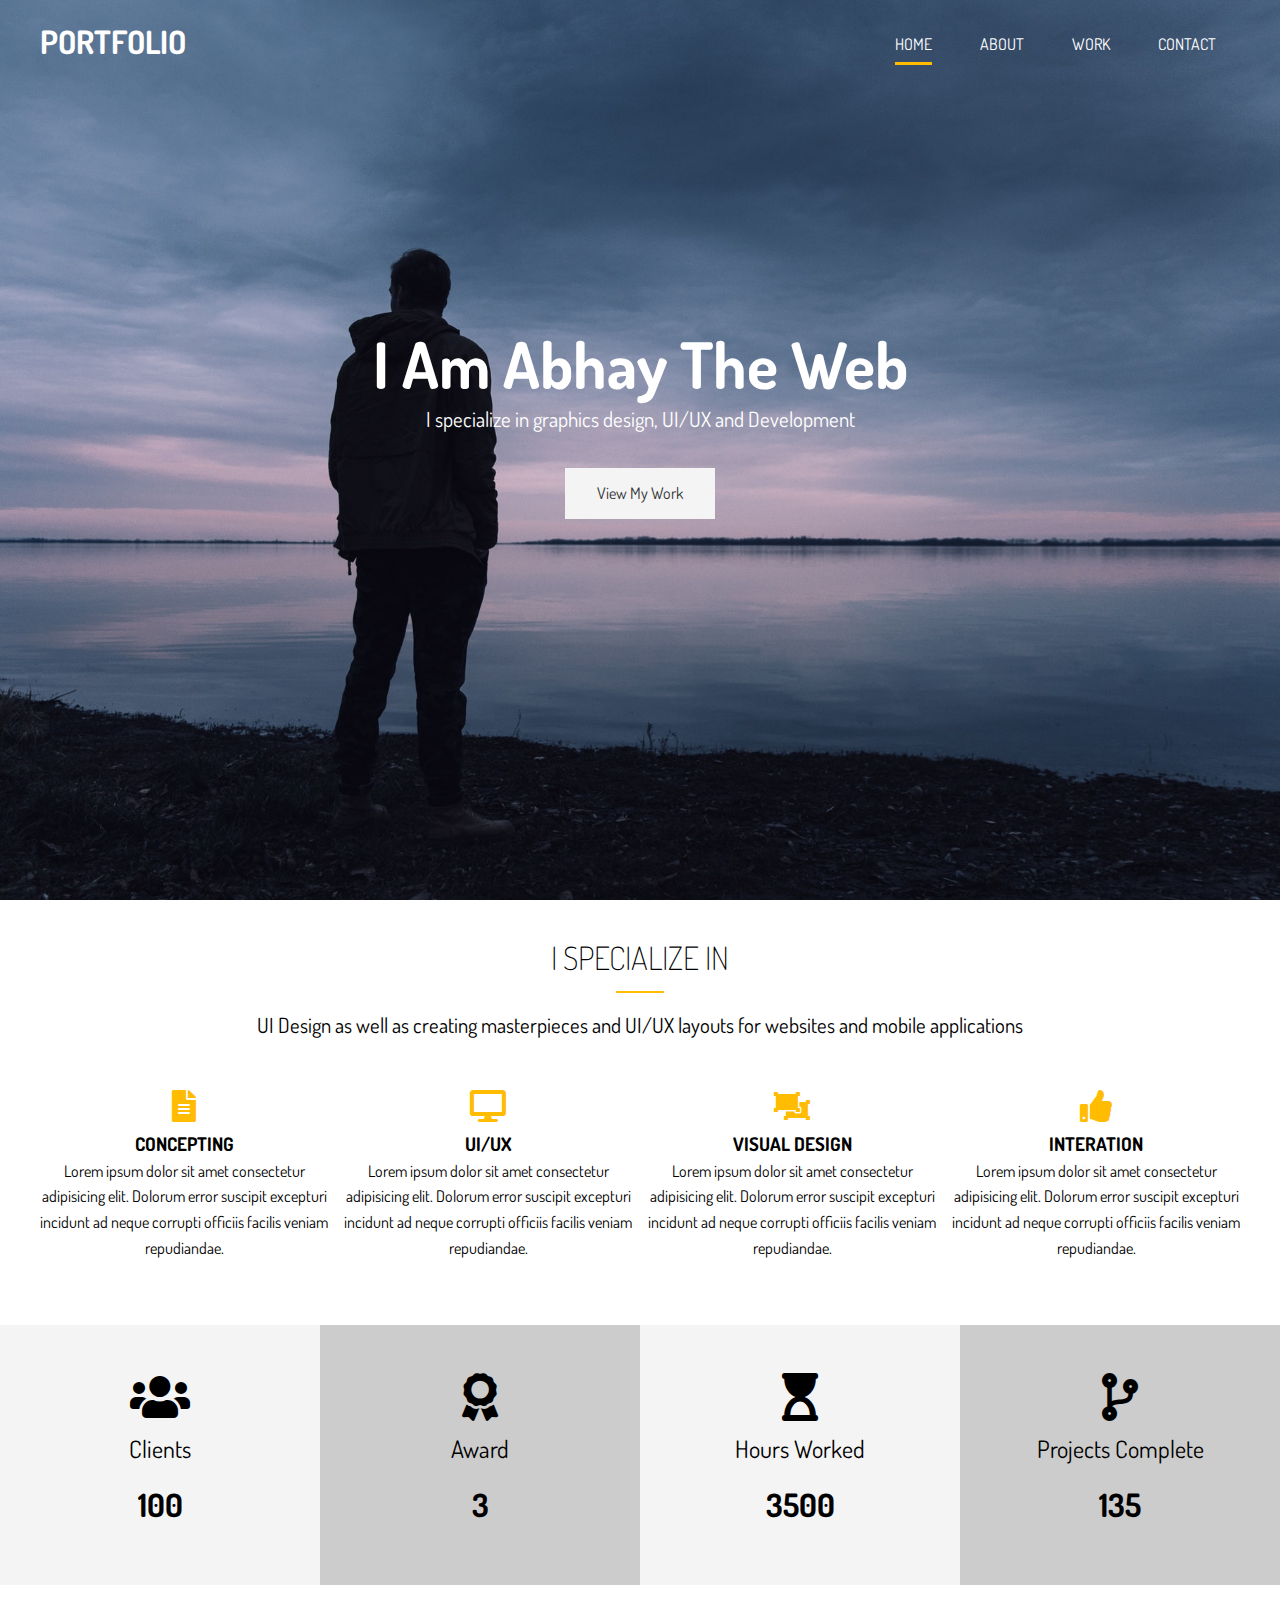
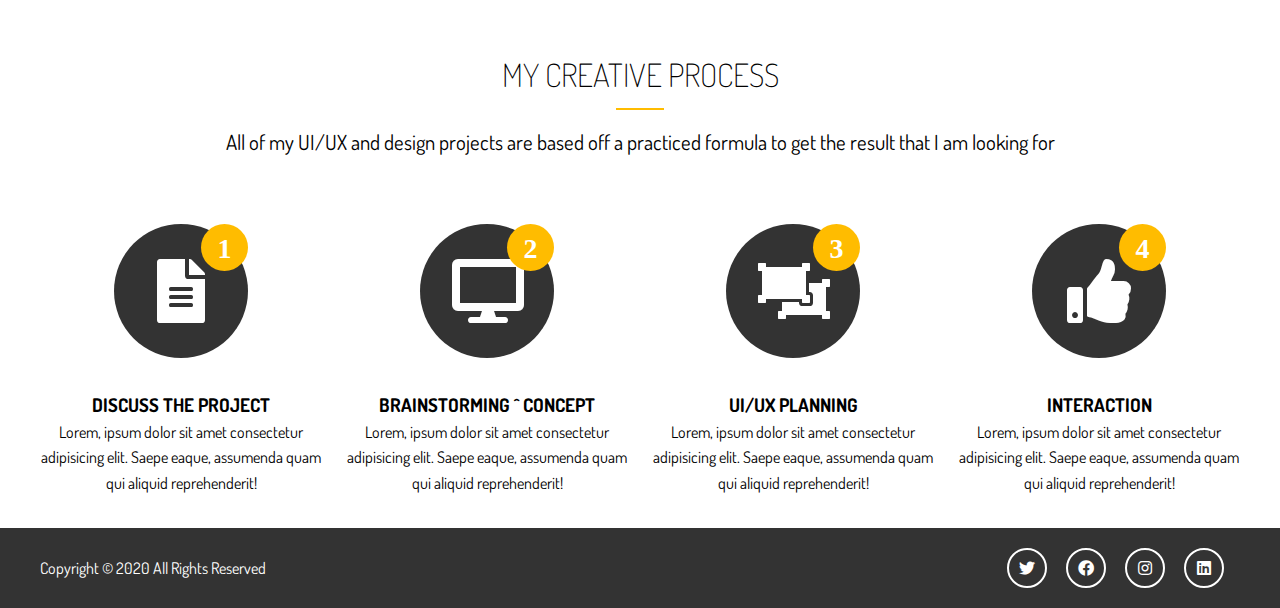
<file: index.html>
<!DOCTYPE html>
<html lang="en">
    <head>
        <meta charset="UTF-8" />
        <meta name="viewport" content="width=device-width, initial-scale=1.0" />
        <link
            rel="stylesheet"
            href="https://cdnjs.cloudflare.com/ajax/libs/font-awesome/5.15.2/css/all.min.css"
        />
        <link rel="preconnect" href="https://fonts.gstatic.com" />
        <link
            href="https://fonts.googleapis.com/css2?family=Dosis&display=swap"
            rel="stylesheet"
        />
        <link rel="stylesheet" href="css/main.css" />
        <title>Abhay Bagoriya | UI Designer & Web Developer</title>
    </head>
    <body>
        <!-- Header -->
        <header id="header-home">
            <div class="container">
                <nav id="main-nav">
                    <span id="logo"><h1>portfolio</h1></span>
                    <ul>
                        <li><a href="index.html" class="current">Home</a></li>
                        <li><a href="about.html">About</a></li>
                        <li><a href="work.html">Work</a></li>
                        <li><a href="contact.html">Contact</a></li>
                    </ul>
                </nav>

                <div class="header-content">
                    <h1>
                        I Am Abhay The
                        <span
                            class="txt-type"
                            data-wait="3000"
                            data-words='["Web Dev", "Designer", "UI Dev"]'
                        ></span>
                    </h1>
                    <p class="lead">
                        I specialize in graphics design, UI/UX and Development
                    </p>
                    <a href="work.html" class="btn-light">View My Work</a>
                </div>
            </div>
        </header>

        <!-- Section A: Specialize -->
        <section id="home-a" class="text-center py-2">
            <div class="container">
                <h2 class="section-title">I Specialize in</h2>
                <div class="bottom-line"></div>
                <p class="lead">
                    UI Design as well as creating masterpieces and UI/UX layouts
                    for websites and mobile applications
                </p>

                <div class="specials">
                    <div>
                        <i class="fas fa-file-alt fa-2x"></i>
                        <h3>Concepting</h3>
                        <p>
                            Lorem ipsum dolor sit amet consectetur adipisicing
                            elit. Dolorum error suscipit excepturi incidunt ad
                            neque corrupti officiis facilis veniam repudiandae.
                        </p>
                    </div>
                    <div>
                        <i class="fas fa-desktop fa-2x"></i>
                        <h3>UI/UX</h3>
                        <p>
                            Lorem ipsum dolor sit amet consectetur adipisicing
                            elit. Dolorum error suscipit excepturi incidunt ad
                            neque corrupti officiis facilis veniam repudiandae.
                        </p>
                    </div>
                    <div>
                        <i class="fas fa-object-ungroup fa-2x"></i>
                        <h3>Visual Design</h3>
                        <p>
                            Lorem ipsum dolor sit amet consectetur adipisicing
                            elit. Dolorum error suscipit excepturi incidunt ad
                            neque corrupti officiis facilis veniam repudiandae.
                        </p>
                    </div>
                    <div>
                        <i class="fas fa-thumbs-up fa-2x"></i>
                        <h3>Interation</h3>
                        <p>
                            Lorem ipsum dolor sit amet consectetur adipisicing
                            elit. Dolorum error suscipit excepturi incidunt ad
                            neque corrupti officiis facilis veniam repudiandae.
                        </p>
                    </div>
                </div>
            </div>
        </section>

        <!-- Section B: Stats -->
        <section id="home-b" class="text-center py-2">
            <div class="stats">
                <div>
                    <ul>
                        <li><i class="fas fa-users fa-3x"></i></li>
                        <li class="stats-title">Clients</li>
                        <li class="stats-number">100</li>
                    </ul>
                </div>
                <div>
                    <ul>
                        <li><i class="fas fa-award fa-3x"></i></li>
                        <li class="stats-title">Award</li>
                        <li class="stats-number">3</li>
                    </ul>
                </div>
                <div>
                    <ul>
                        <li><i class="fas fa-hourglass-start fa-3x"></i></li>
                        <li class="stats-title">Hours Worked</li>
                        <li class="stats-number">3500</li>
                    </ul>
                </div>
                <div>
                    <ul>
                        <li><i class="fas fa-code-branch fa-3x"></i></li>
                        <li class="stats-title">Projects Complete</li>
                        <li class="stats-number">135</li>
                    </ul>
                </div>
            </div>
        </section>

        <!-- Section C: Process -->
        <section id="home-c" class="text-center py-2">
            <div class="container">
                <h2 class="section-title">My Creative Process</h2>
                <div class="bottom-line"></div>
                <p class="lead">
                    All of my UI/UX and design projects are based off a
                    practiced formula to get the result that I am looking for
                </p>

                <div class="process">
                    <div>
                        <i class="fas fa-file-alt fa-4x process-icon my-2">
                            <div class="process-step">1</div>
                        </i>
                        <h3>Discuss The Project</h3>
                        <p>
                            Lorem, ipsum dolor sit amet consectetur adipisicing
                            elit. Saepe eaque, assumenda quam qui aliquid
                            reprehenderit!
                        </p>
                    </div>
                    <div>
                        <i class="fas fa-desktop fa-4x process-icon my-2">
                            <div class="process-step">2</div>
                        </i>
                        <h3>Brainstorming ^ Concept</h3>
                        <p>
                            Lorem, ipsum dolor sit amet consectetur adipisicing
                            elit. Saepe eaque, assumenda quam qui aliquid
                            reprehenderit!
                        </p>
                    </div>
                    <div>
                        <i
                            class="fas fa-object-ungroup fa-4x process-icon my-2"
                        >
                            <div class="process-step">3</div>
                        </i>
                        <h3>UI/UX Planning</h3>
                        <p>
                            Lorem, ipsum dolor sit amet consectetur adipisicing
                            elit. Saepe eaque, assumenda quam qui aliquid
                            reprehenderit!
                        </p>
                    </div>
                    <div>
                        <i class="fas fa-thumbs-up fa-4x process-icon my-2">
                            <div class="process-step">4</div>
                        </i>
                        <h3>Interaction</h3>
                        <p>
                            Lorem, ipsum dolor sit amet consectetur adipisicing
                            elit. Saepe eaque, assumenda quam qui aliquid
                            reprehenderit!
                        </p>
                    </div>
                </div>
            </div>
        </section>

        <!-- Footer -->
        <footer id="main-footer">
            <div class="footer-content container">
                <p>Copyright &copy; 2020 All Rights Reserved</p>
                <div class="social">
                    <i class="fab fa-twitter"></i>
                    <i class="fab fa-facebook"></i>
                    <i class="fab fa-instagram"></i>
                    <i class="fab fa-linkedin"></i>
                </div>
            </div>
        </footer>

        <script src="js/typewriter.js"></script>
    </body>
</html>
</file>
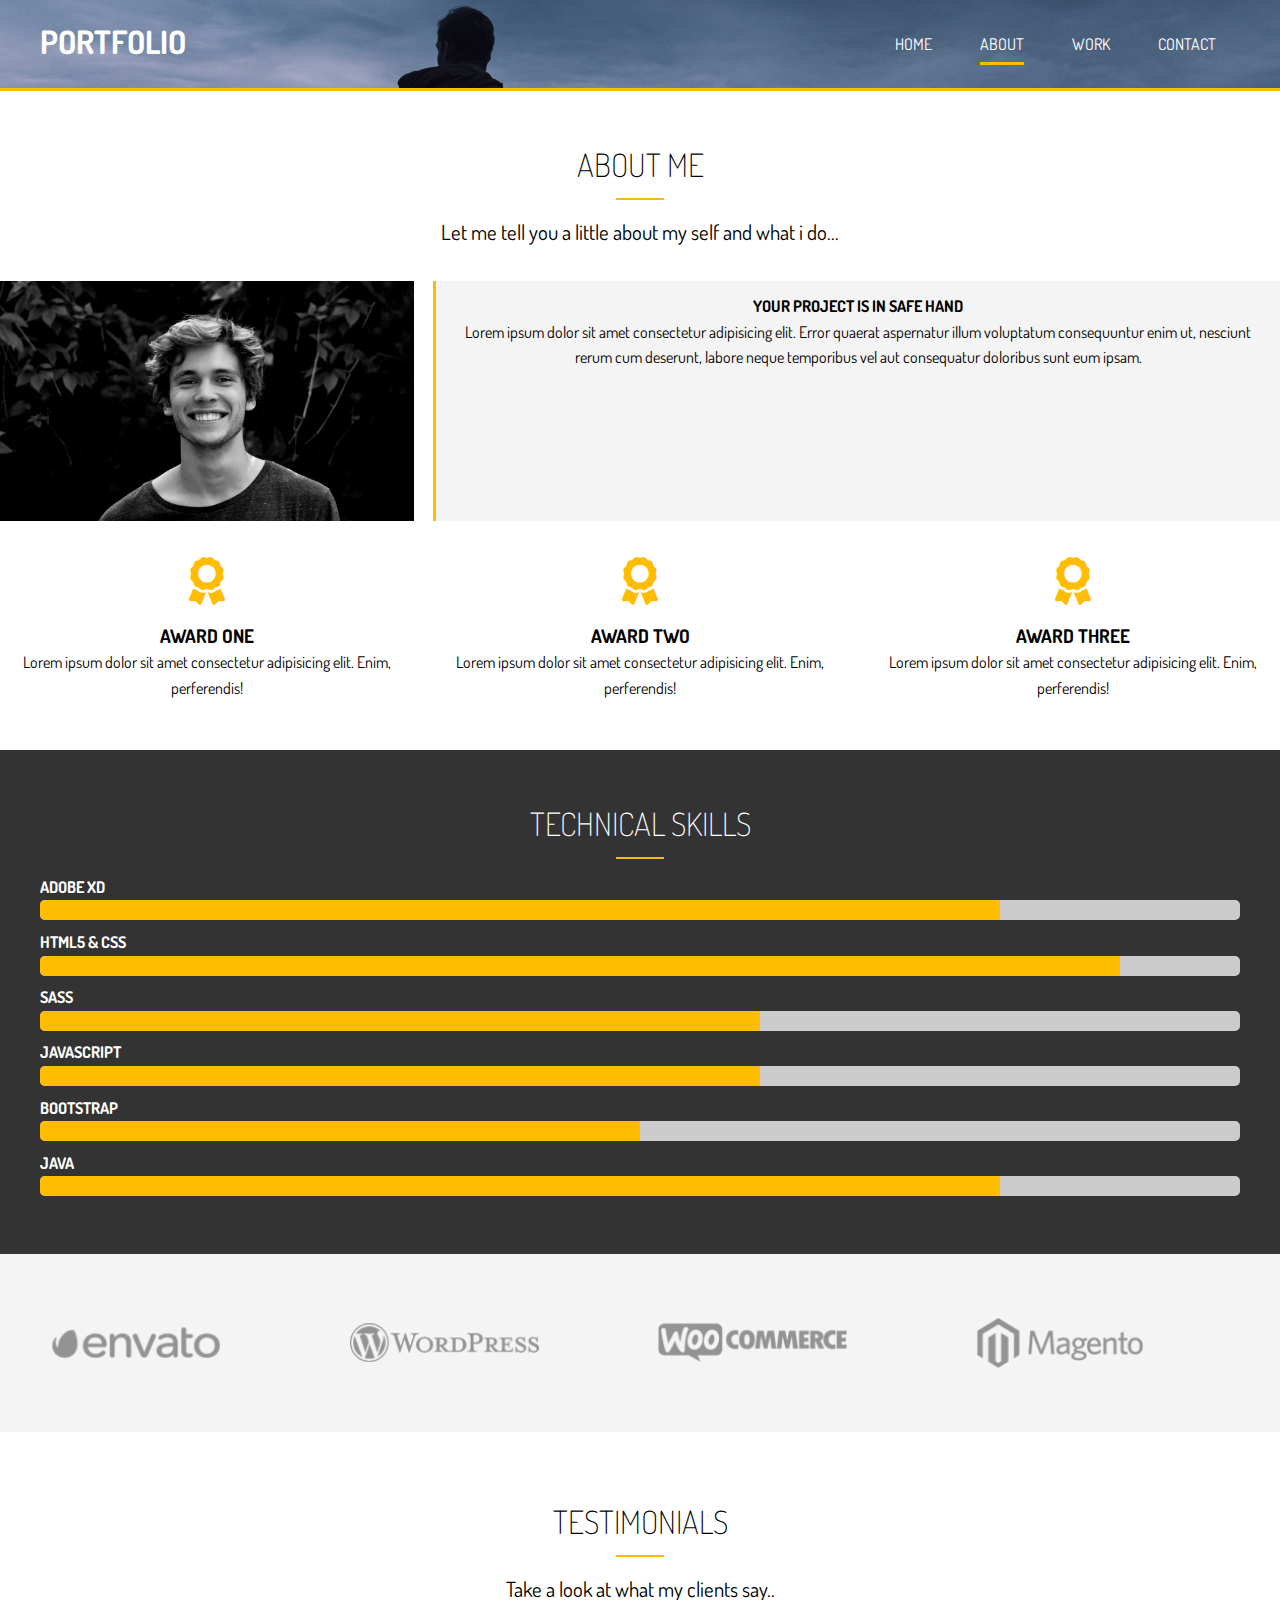
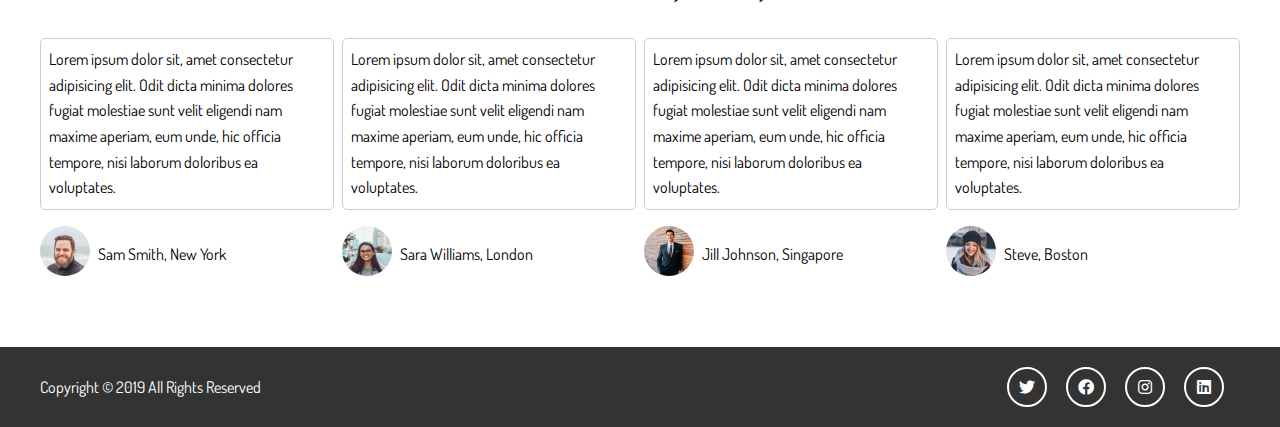
<file: about.html>
<!DOCTYPE html>
<html lang="en">
    <head>
        <meta charset="UTF-8" />
        <meta name="viewport" content="width=device-width, initial-scale=1.0" />
        <link
            rel="stylesheet"
            href="https://cdnjs.cloudflare.com/ajax/libs/font-awesome/5.15.2/css/all.min.css"
        />
        <link rel="preconnect" href="https://fonts.gstatic.com" />
        <link
            href="https://fonts.googleapis.com/css2?family=Dosis&display=swap"
            rel="stylesheet"
        />
        <link rel="stylesheet" href="css/main.css" />
        <title>About Me | UI Designer & Web Developer</title>
    </head>
    <body>
        <!-- Header -->
        <header id="header-inner">
            <div class="container">
                <nav id="main-nav">
                    <span id="logo"><h1>portfolio</h1></span>
                    <ul>
                        <li><a href="index.html">Home</a></li>
                        <li><a href="about.html" class="current">About</a></li>
                        <li><a href="work.html">Work</a></li>
                        <li><a href="contact.html">Contact</a></li>
                    </ul>
                </nav>
            </div>
        </header>

        <!-- Section A: Info -->
        <section id="about-a" class="text-center py-3">
            <h2 class="section-title">About Me</h2>
            <div class="bottom-line"></div>
            <p class="lead">
                Let me tell you a little about my self and what i do...
            </p>
            <div class="about-info">
                <img src="img/about.jpg" alt="" class="bio-image" />
                <div class="bio bg-light">
                    <h4>Your Project Is in Safe Hand</h4>
                    <p>
                        Lorem ipsum dolor sit amet consectetur adipisicing elit.
                        Error quaerat aspernatur illum voluptatum consequuntur
                        enim ut, nesciunt rerum cum deserunt, labore neque
                        temporibus vel aut consequatur doloribus sunt eum ipsam.
                    </p>
                </div>
                <div class="award-1">
                    <i class="fas fa-award fa-3x"></i>
                    <h3>Award One</h3>
                    <p>
                        Lorem ipsum dolor sit amet consectetur adipisicing elit.
                        Enim, perferendis!
                    </p>
                </div>
                <div class="award-2">
                    <i class="fas fa-award fa-3x"></i>
                    <h3>Award Two</h3>
                    <p>
                        Lorem ipsum dolor sit amet consectetur adipisicing elit.
                        Enim, perferendis!
                    </p>
                </div>
                <div class="award-3">
                    <i class="fas fa-award fa-3x"></i>
                    <h3>Award Three</h3>
                    <p>
                        Lorem ipsum dolor sit amet consectetur adipisicing elit.
                        Enim, perferendis!
                    </p>
                </div>
            </div>
        </section>

        <!-- Section B: Progress Bars -->
        <section id="about-b" class="bg-dark py-3">
            <div class="container">
                <h2 class="section-title">Technical Skills</h2>
                <div class="bottom-line"></div>
                <h4>Adobe XD</h4>
                <div class="progress">
                    <div style="width: 80%"></div>
                </div>
                <h4>HTML5 & CSS</h4>
                <div class="progress">
                    <div style="width: 90%"></div>
                </div>
                <h4>SASS</h4>
                <div class="progress">
                    <div style="width: 60%"></div>
                </div>
                <h4>JavaScript</h4>
                <div class="progress">
                    <div style="width: 60%"></div>
                </div>
                <h4>Bootstrap</h4>
                <div class="progress">
                    <div style="width: 50%"></div>
                </div>
                <h4>Java</h4>
                <div class="progress">
                    <div style="width: 80%"></div>
                </div>
            </div>
        </section>

        <!-- Section C: Logos -->
        <section id="about-c" class="py-4 bg-light">
            <div class="container">
                <div class="about-logos">
                    <img src="img/about-logos/logo-envato.png" alt="" />
                    <img src="img/about-logos/logo-wordpress.png" alt="" />
                    <img src="img/about-logos/logo-woocommerce.png" alt="" />
                    <img src="img/about-logos/logo-magento.png" alt="" />
                </div>
            </div>
        </section>

        <!-- Section D: Testimonials -->
        <section id="about-d" class="py-4">
            <div class="container">
                <h2 class="section-title">Testimonials</h2>
                <div class="bottom-line"></div>
                <p class="lead text-center">
                    Take a look at what my clients say..
                </p>
                <div class="testimonials">
                    <div>
                        <p>
                            Lorem ipsum dolor sit, amet consectetur adipisicing
                            elit. Odit dicta minima dolores fugiat molestiae
                            sunt velit eligendi nam maxime aperiam, eum unde,
                            hic officia tempore, nisi laborum doloribus ea
                            voluptates.
                        </p>
                        <ul>
                            <li>
                                <img
                                    src="img/testimonials/person1.jpg"
                                    alt=""
                                />
                            </li>
                            <li>Sam Smith, New York</li>
                        </ul>
                    </div>
                    <div>
                        <p>
                            Lorem ipsum dolor sit, amet consectetur adipisicing
                            elit. Odit dicta minima dolores fugiat molestiae
                            sunt velit eligendi nam maxime aperiam, eum unde,
                            hic officia tempore, nisi laborum doloribus ea
                            voluptates.
                        </p>
                        <ul>
                            <li>
                                <img
                                    src="img/testimonials/person2.jpg"
                                    alt=""
                                />
                            </li>
                            <li>Sara Williams, London</li>
                        </ul>
                    </div>
                    <div>
                        <p>
                            Lorem ipsum dolor sit, amet consectetur adipisicing
                            elit. Odit dicta minima dolores fugiat molestiae
                            sunt velit eligendi nam maxime aperiam, eum unde,
                            hic officia tempore, nisi laborum doloribus ea
                            voluptates.
                        </p>
                        <ul>
                            <li>
                                <img
                                    src="img/testimonials/person3.jpg"
                                    alt=""
                                />
                            </li>
                            <li>Jill Johnson, Singapore</li>
                        </ul>
                    </div>
                    <div>
                        <p>
                            Lorem ipsum dolor sit, amet consectetur adipisicing
                            elit. Odit dicta minima dolores fugiat molestiae
                            sunt velit eligendi nam maxime aperiam, eum unde,
                            hic officia tempore, nisi laborum doloribus ea
                            voluptates.
                        </p>
                        <ul>
                            <li>
                                <img
                                    src="img/testimonials/person4.jpg"
                                    alt=""
                                />
                            </li>
                            <li>Steve, Boston</li>
                        </ul>
                    </div>
                </div>
            </div>
        </section>

        <!-- Footer -->
        <footer id="main-footer">
            <div class="footer-content container">
                <p>Copyright &copy; 2019 All Rights Reserved</p>
                <div class="social">
                    <i class="fab fa-twitter"></i>
                    <i class="fab fa-facebook"></i>
                    <i class="fab fa-instagram"></i>
                    <i class="fab fa-linkedin"></i>
                </div>
            </div>
        </footer>
    </body>
</html>
</file>
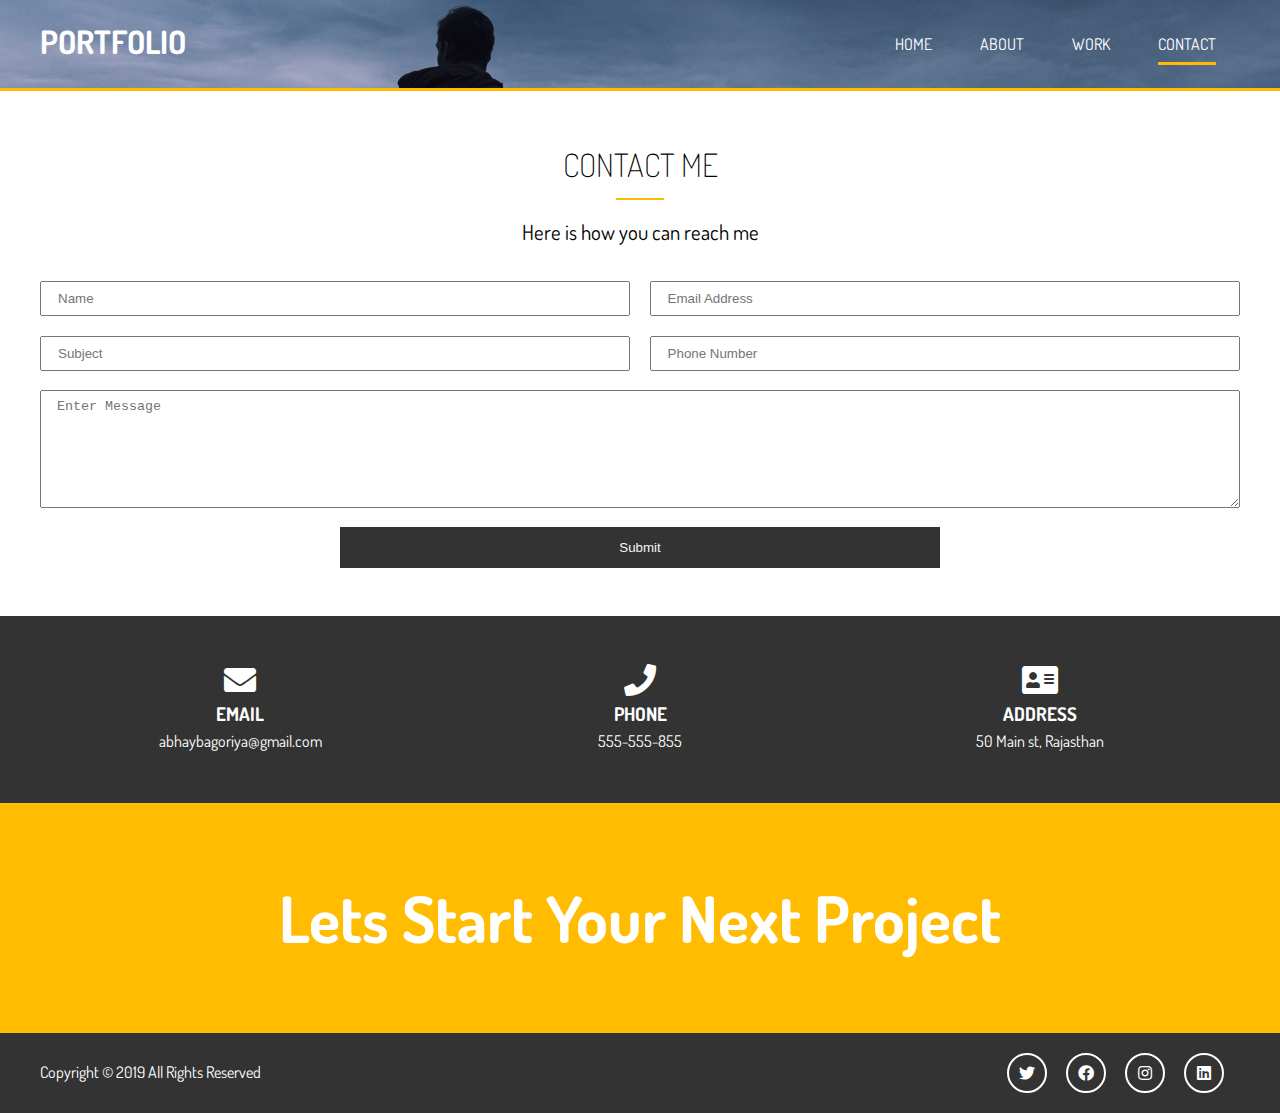
<file: contact.html>
<!DOCTYPE html>
<html lang="en">
    <head>
        <meta charset="UTF-8" />
        <meta name="viewport" content="width=device-width, initial-scale=1.0" />
        <link
            rel="stylesheet"
            href="https://cdnjs.cloudflare.com/ajax/libs/font-awesome/5.15.2/css/all.min.css"
        />
        <link rel="preconnect" href="https://fonts.gstatic.com" />
        <link
            href="https://fonts.googleapis.com/css2?family=Dosis&display=swap"
            rel="stylesheet"
        />
        <link rel="stylesheet" href="css/main.css" />
        <title>Contact Me | UI Designer & Web Developer</title>
    </head>
    <body>
        <!-- Header -->
        <header id="header-inner">
            <div class="container">
                <nav id="main-nav">
                    <span id="logo"><h1>portfolio</h1></span>
                    <ul>
                        <li><a href="index.html">Home</a></li>
                        <li><a href="about.html">About</a></li>
                        <li><a href="work.html">Work</a></li>
                        <li>
                            <a href="contact.html" class="current">Contact</a>
                        </li>
                    </ul>
                </nav>
            </div>
        </header>

        <!-- Section A -->
        <section id="contact-a" class="text-center py-3">
            <div class="container">
                <h2 class="section-title">Contact Me</h2>
                <div class="bottom-line"></div>
                <p class="lead">Here is how you can reach me</p>

                <form>
                    <div class="text-fields">
                        <input
                            type="text"
                            class="text-input name-input"
                            placeholder="Name"
                        />
                        <input
                            type="text"
                            class="text-input subject-input"
                            placeholder="Subject"
                        />
                        <input
                            type="email"
                            class="text-input email-input"
                            placeholder="Email Address"
                        />
                        <input
                            type="text"
                            class="text-input phone-input"
                            placeholder="Phone Number"
                        />
                        <textarea
                            class="text-input message-input"
                            placeholder="Enter Message"
                        ></textarea>
                    </div>
                    <button type="submit" class="btn-dark">Submit</button>
                </form>
            </div>
        </section>

        <!-- Section B: Contact Info -->
        <section id="contact-b" class="py-3 bg-dark">
            <div class="container">
                <div class="contact-info">
                    <div>
                        <i class="fas fa-envelope fa-2x"></i>
                        <h3>Email</h3>
                        <p>abhaybagoriya@gmail.com</p>
                    </div>
                    <div>
                        <i class="fas fa-phone fa-2x"></i>
                        <h3>Phone</h3>
                        <p>555-555-855</p>
                    </div>
                    <div>
                        <i class="fas fa-address-card fa-2x"></i>
                        <h3>Address</h3>
                        <p>50 Main st, Rajasthan</p>
                    </div>
                </div>
            </div>
        </section>

        <!-- Section C: Tagline -->
        <section id="contact-c" class="bg-main py-4">
            <div class="container">
                <h1>Lets Start Your Next Project</h1>
            </div>
        </section>
        <!-- Footer -->
        <footer id="main-footer">
            <div class="footer-content container">
                <p>Copyright &copy; 2019 All Rights Reserved</p>
                <div class="social">
                    <i class="fab fa-twitter"></i>
                    <i class="fab fa-facebook"></i>
                    <i class="fab fa-instagram"></i>
                    <i class="fab fa-linkedin"></i>
                </div>
            </div>
        </footer>
    </body>
</html>
</file>
<file: css/main.css>
.container {
  max-width: 1200px;
  padding: 0 1.5rem;
  margin: auto;
  overflow: hidden; }

.btn-main, .btn-light, .btn-dark {
  display: inline-block;
  padding: 0.8rem 2rem;
  transition: all 0.5s;
  border: none;
  cursor: pointer; }

.btn-main {
  color: #333;
  background-color: #ffbc00; }

.btn-light {
  color: #333;
  background-color: #f4f4f4; }

.btn-dark {
  color: #f4f4f4;
  background-color: #333; }

button[class^='btn-']:hover,
a[class^='btn-']:hover,
input[class^='btn-']:hover {
  background-color: #ffbc00; }

.bg-main {
  background: #ffbc00;
  color: #fff; }

.bg-dark {
  background: #333;
  color: #fff; }

.bg-light {
  background: #f4f4f4;
  color: #000; }

.bg-medium {
  background: #ccc;
  color: #000; }

.lead {
  font-size: 1.3rem;
  margin-bottom: 2rem; }

.text-center {
  text-align: center; }

.py-1 {
  padding: 1rem 0; }

.py-2 {
  padding: 2rem 0; }

.py-3 {
  padding: 3rem 0; }

.py-4 {
  padding: 4rem 0; }

.my-1 {
  margin: 1rem 0; }

.my-2 {
  margin: 2rem 0; }

.my-3 {
  margin: 3rem 0; }

.my-4 {
  margin: 4rem 0; }

.section-title {
  font-size: 2rem;
  display: block;
  padding-bottom: 0.5rem;
  text-align: center;
  font-weight: 100;
  text-transform: uppercase; }

.bottom-line {
  height: 2px;
  width: 3rem;
  background: #ffbc00;
  display: block;
  margin: 0 auto 1rem auto; }

.items {
  display: grid;
  grid-template-columns: repeat(3, 1fr);
  grid-gap: 5px;
  box-shadow: 0 5px 10px 0 rgba(0, 0, 0, 0.3); }

.item {
  position: relative;
  background: #ffbc00;
  overflow: hidden; }
  .item::after {
    content: '';
    position: absolute;
    display: block;
    background: inherit;
    opacity: 0.9;
    top: 0;
    left: 0;
    width: 100%;
    height: 100%;
    transform: scale(2) translateX(-75%) translateY(-75%) rotate(-28deg);
    transition: transform 3s cubic-bezier(0.2, 1, 0.3, 1); }
  .item:hover:after {
    transform: scale(2) translateX(0) translateY(0) rotate(-28deg); }
  .item:hover .item-image {
    transform: scale(1.2); }
  .item:hover .item-text {
    opacity: 1;
    transform: translateY(0); }
  .item-image {
    height: auto;
    transform: translateZ(0);
    display: block;
    transition: transform 750ms cubic-bezier(0.2, 1, 0.3, 1); }
  .item-image::before {
    content: '';
    display: block;
    padding-top: 75%;
    overflow: hidden; }
  .item-image img {
    position: absolute;
    top: 0;
    left: 0;
    width: 100%;
    height: auto;
    line-height: 0; }
  .item-text {
    position: absolute;
    top: 0;
    left: 0;
    bottom: 0;
    right: 0;
    opacity: 0;
    text-align: center;
    z-index: 1;
    color: #fff;
    transform: translateY(-20%);
    transition: opacity 500ms cubic-bezier(0.2, 1, 0.3, 1), transform 500ms cubic-bezier(0.2, 1, 0.3, 1);
    transition-delay: 300ms; }
  .item-text-wrap {
    position: absolute;
    width: 100%;
    top: 50%;
    transform: translateY(-50%); }
  .item-text-title {
    font-size: 2rem;
    padding: 0 1rem;
    margin: 5px 0 0 0; }
  .item-text-category {
    text-transform: uppercase;
    font-size: 1.2rem;
    opacity: 0.7;
    margin: 0; }

* {
  margin: 0;
  padding: 0; }

body {
  font-family: 'Dosis', sans-serif;
  line-height: 1.6;
  background: #fff; }

a {
  text-decoration: none;
  color: #333; }

ul {
  list-style: none; }

h2,
h3,
h4 {
  text-transform: uppercase; }

img {
  width: 100%; }

#logo {
  width: 70px;
  height: 70px;
  color: #fff;
  text-transform: uppercase; }

#main-nav {
  display: flex;
  justify-content: space-between;
  padding-top: 1rem; }
  #main-nav ul {
    display: flex; }
  #main-nav li {
    padding: 1rem 1.5rem; }
  #main-nav a {
    text-decoration: none;
    color: #fff;
    text-transform: uppercase;
    border-bottom: 3px transparent solid;
    padding-bottom: 0.5rem;
    transition: border-color 0.5s; }
    #main-nav a:hover {
      border-color: #ccc; }
    #main-nav a.current {
      border-color: #ffbc00; }

#header-home {
  background: url("../img/showcase.jpg") no-repeat center right/cover;
  height: 100vh;
  color: #fff; }
  #header-home .header-content {
    text-align: center;
    padding-top: 20%; }
    #header-home .header-content h1 {
      font-size: 4rem;
      line-height: 1.2; }

#header-inner {
  background: url("../img/showcase.jpg") no-repeat 20% 30%/cover;
  height: 5.5rem;
  border-bottom: 3px solid #ffbc00; }

#home-a .specials {
  margin-top: 3rem;
  display: grid;
  grid-gap: 1rem;
  grid-template-columns: repeat(4, 1fr); }
  #home-a .specials .fas {
    color: #ffbc00;
    padding-bottom: 0.4rem; }

#home-b .stats {
  display: grid;
  grid-template-columns: repeat(4, 1fr); }
  #home-b .stats li {
    line-height: 2; }
    #home-b .stats li.stats-title {
      font-size: 1.5rem; }
    #home-b .stats li.stats-number {
      font-size: 2rem;
      font-weight: bold; }
  #home-b .stats div {
    padding: 3rem 0; }
    #home-b .stats div:nth-child(odd) {
      background: #f4f4f4; }
    #home-b .stats div:nth-child(even) {
      background: #ccc; }

#home-c .process {
  display: grid;
  grid-template-columns: repeat(4, 1fr);
  grid-gap: 1.5rem;
  text-align: center; }
  #home-c .process-step {
    position: absolute;
    top: 0;
    right: 0;
    font-size: 28px;
    background: #ffbc00;
    color: #fff;
    border-radius: 50%;
    height: 15px;
    width: 15px;
    line-height: 15px;
    padding: 1rem;
    transition: all 1s; }
  #home-c .process-icon {
    border-radius: 50%;
    background: #333;
    color: #fff;
    padding: 2rem;
    width: 70px;
    height: 70px;
    line-height: 70px;
    text-align: center;
    position: relative;
    transition: all 1s; }
    #home-c .process-icon:hover {
      background: #ffbc00;
      width: 90px;
      height: 90px;
      line-height: 90px; }
      #home-c .process-icon:hover .process-step {
        background: #333;
        color: #fff; }

#about-a .about-info {
  display: grid;
  grid-template-areas: 'bioimage bio bio' 'aw1 aw2 aw3';
  grid-gap: 1.2rem; }

#about-a .bio-image {
  grid-area: bioimage; }

#about-a .bio {
  grid-area: bio;
  border-left: 3px solid #ffbc00;
  padding: 0.8rem; }

#about-a award-1 {
  grid-area: aw1; }

#about-a award-2 {
  grid-area: aw2; }

#about-a award-3 {
  grid-area: aw3; }

#about-a .award-1 .fas,
#about-a .award-2 .fas,
#about-a .award-3 .fas {
  color: #ffbc00;
  margin: 1rem; }

#about-b .progress {
  overflow: hidden;
  height: 20px;
  background: #ccc;
  border-radius: 5px;
  margin-bottom: 0.6rem; }
  #about-b .progress div {
    height: 100%;
    color: #fff;
    text-align: center;
    background: #ffbc00; }

#about-c .about-logos {
  display: grid;
  grid-template-columns: repeat(4, 1fr);
  grid-gap: 2rem; }
  #about-c .about-logos img {
    width: 70%; }

#about-d .testimonials {
  display: grid;
  grid-template-columns: repeat(4, 1fr);
  grid-gap: 0.5rem; }
  #about-d .testimonials ul {
    list-style: none;
    margin-top: 1rem;
    display: flex;
    align-items: center; }
  #about-d .testimonials p {
    border: 1px solid #ccc;
    border-radius: 5px;
    padding: 0.5rem; }
  #about-d .testimonials img {
    width: 50px;
    height: 50px;
    border-radius: 50%;
    margin-right: 0.5rem; }

#contact-a .text-fields {
  display: grid;
  grid-template-areas: 'name email' 'subject phone' 'message message';
  grid-gap: 1.2rem;
  margin-bottom: 1.2rem; }
  #contact-a .text-fields .name-input {
    grid-area: name; }
  #contact-a .text-fields .subject-input {
    grid-area: subject; }
  #contact-a .text-fields .email-input {
    grid-area: email; }
  #contact-a .text-fields .phone-input {
    grid-area: phone; }
  #contact-a .text-fields .message-input {
    grid-area: message;
    height: 100px; }
  #contact-a .text-fields .text-input {
    padding: 0.5rem 1rem; }

#contact-a button[type='submit'] {
  width: 50%; }

#contact-b .contact-info {
  display: grid;
  grid-template-columns: repeat(3, 1fr);
  text-align: center; }

#contact-c h1 {
  text-align: center;
  font-size: 4rem; }

#main-footer {
  background: #333;
  color: #fff;
  height: 5rem; }
  #main-footer .footer-content {
    display: flex;
    justify-content: space-between;
    height: 5rem;
    align-items: center; }
    #main-footer .footer-content .social .fab {
      margin-right: 1rem;
      border: 2px #fff solid;
      border-radius: 50%;
      height: 20px;
      width: 20px;
      line-height: 20px;
      text-align: center;
      padding: 0.5rem;
      transition: all 0.3s; }
      #main-footer .footer-content .social .fab:hover {
        background: #ffbc00; }

@media (max-width: 800px) {
  #header-home {
    height: 30rem; }
    #header-home .header-content {
      padding-top: 5rem; } }

@media (max-width: 500px) {
  #main-nav {
    flex-direction: column;
    align-items: center; }
    #main-nav li {
      padding: 1rem; }
  #header-home {
    height: 10rem;
    border-bottom: 3px solid #ffbc00;
    background-position: 20% 30%; }
    #header-home .header-content {
      display: none; }
  #header-inner {
    height: 10rem; }
  #home-a .specials,
  #home-b .stats,
  #home-c .process,
  #about-d .testimonials,
  #contact-b .contact-info,
  .items {
    grid-template-columns: 1fr; }
  #home-a .specials div {
    border-bottom: 1px #f4f4f4 solid;
    padding-bottom: 1rem; }
    #home-a .specials div:last-child {
      border: none;
      padding-bottom: 0; }
  #home-b .stats div {
    padding: 2rem 0 1rem 0; }
  #about-a .about-info {
    grid-template-areas: 'bioimage' 'bio' 'aw1' 'aw2' 'aw3'; }
  #about-c {
    display: none; }
  #contact-a .text-fields {
    grid-template-areas: 'name' 'subject' 'email' 'phone' 'message'; }
  #contact-b div {
    margin-bottom: 1rem;
    padding-bottom: 1rem;
    border-bottom: 1px #555 solid; }
    #contact-b div:last-child {
      border: none;
      margin-bottom: 0;
      padding-bottom: 0; }
  #contact-c h1 {
    font-size: 2rem; }
  #main-footer {
    height: 7rem; }
    #main-footer .footer-content {
      flex-direction: column;
      padding: 1rem;
      height: 5rem; } }

@media (max-height: 580px) {
  #header-home .header-content {
    padding-top: 3rem; } }

@media (max-height: 330px) {
  #header-home .header-content h1 {
    font-size: 2rem; } }
</file>
